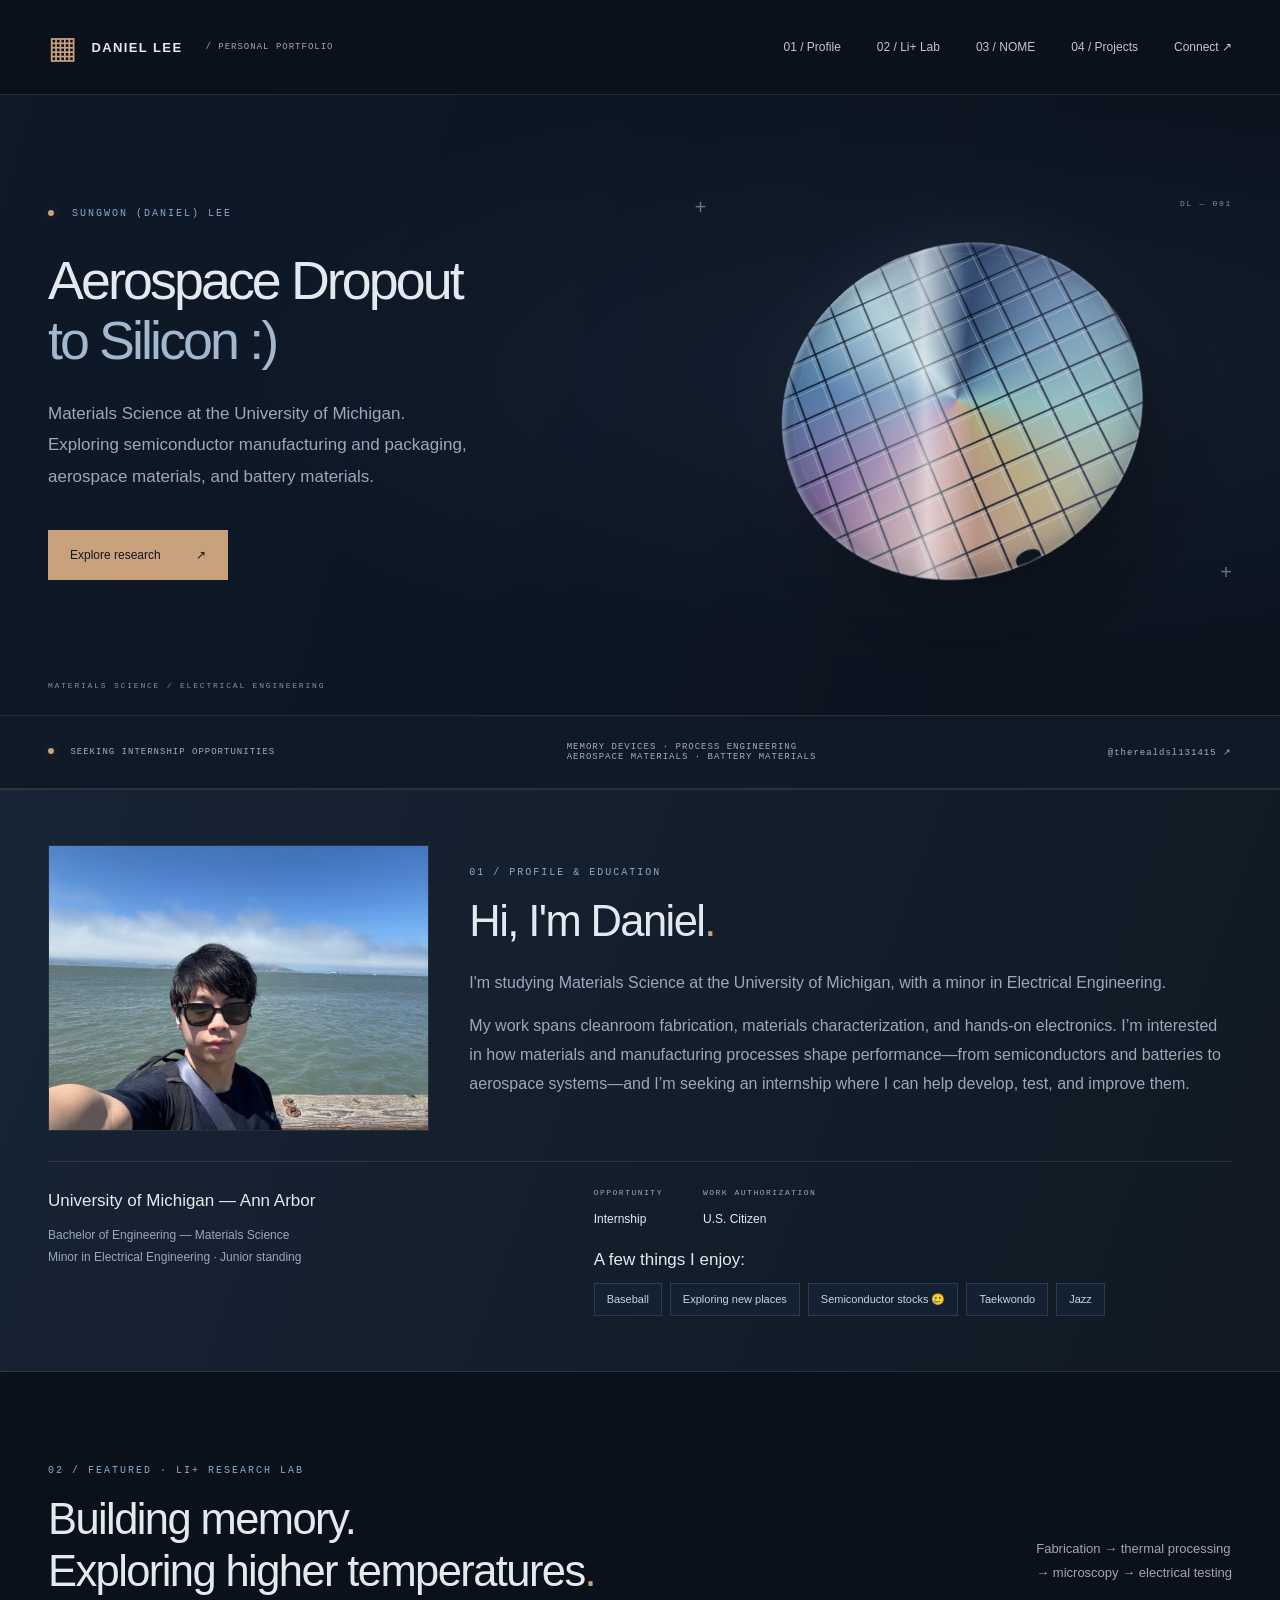
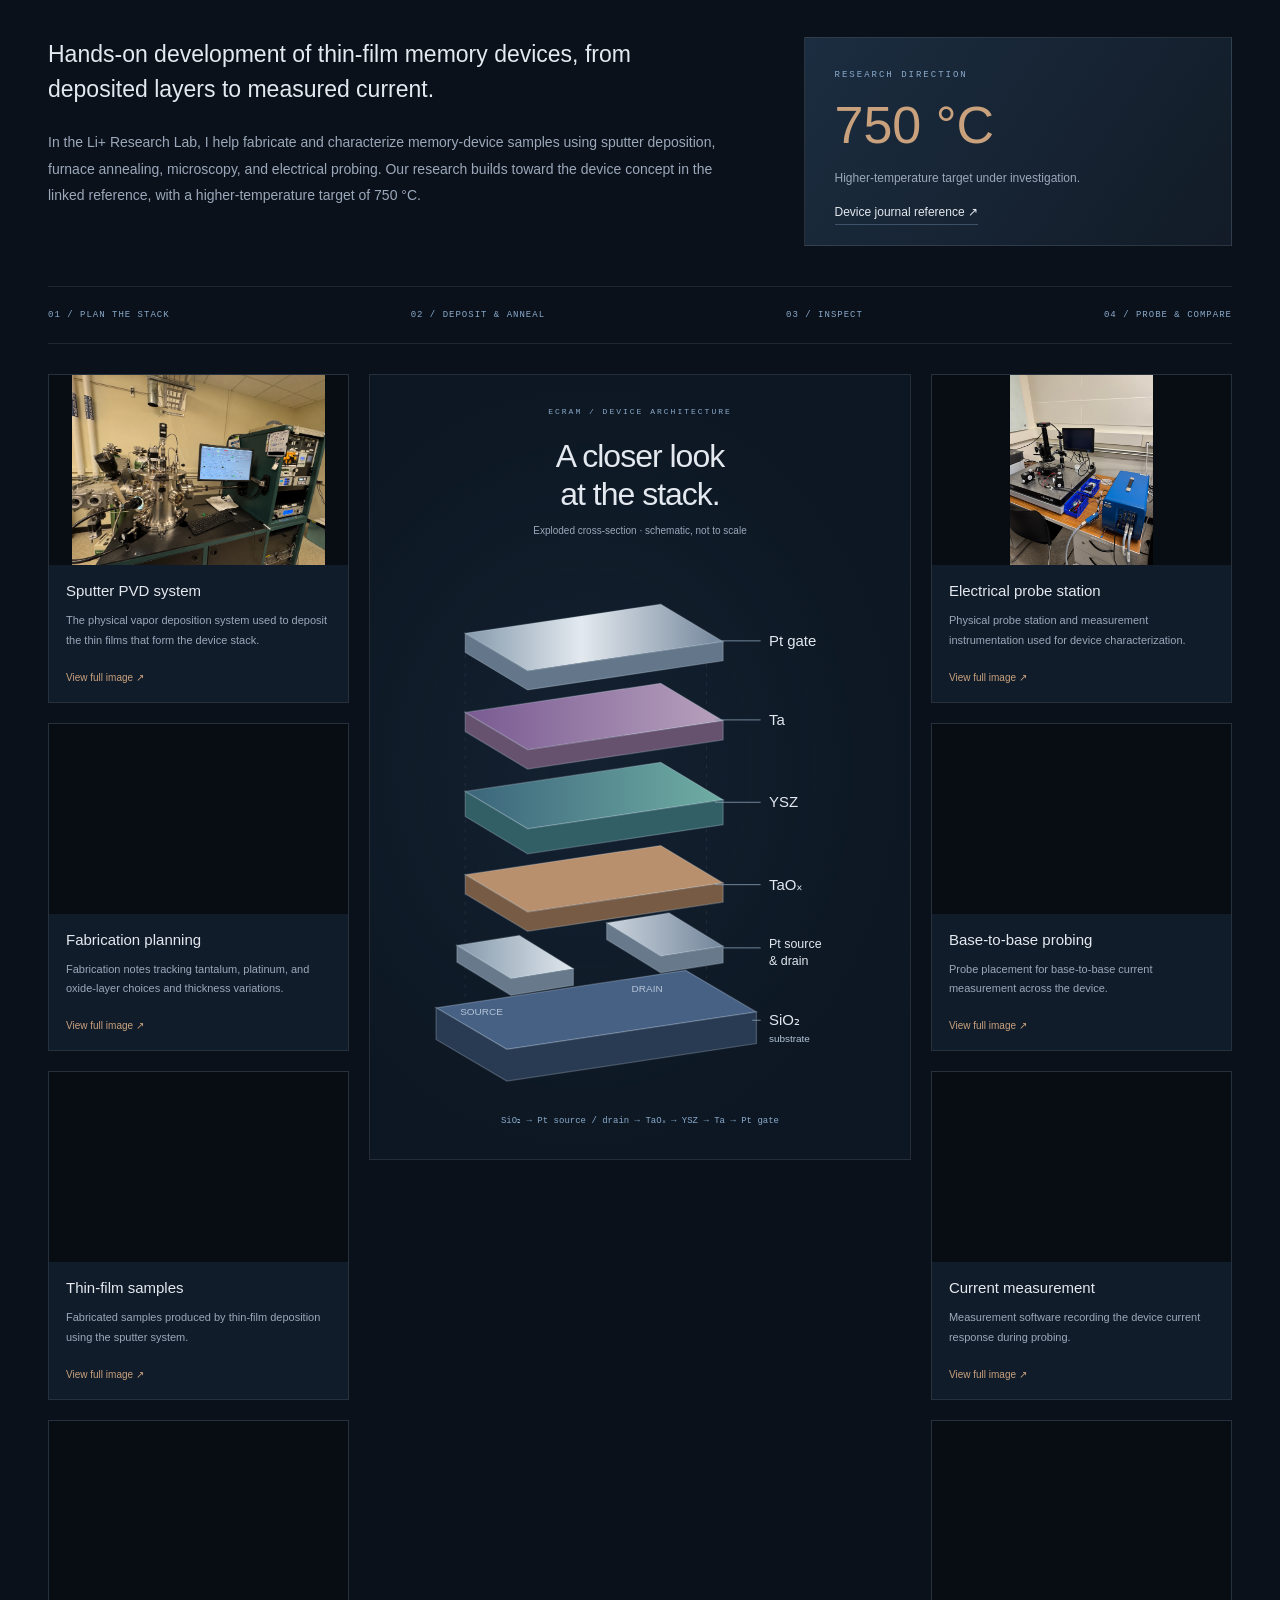
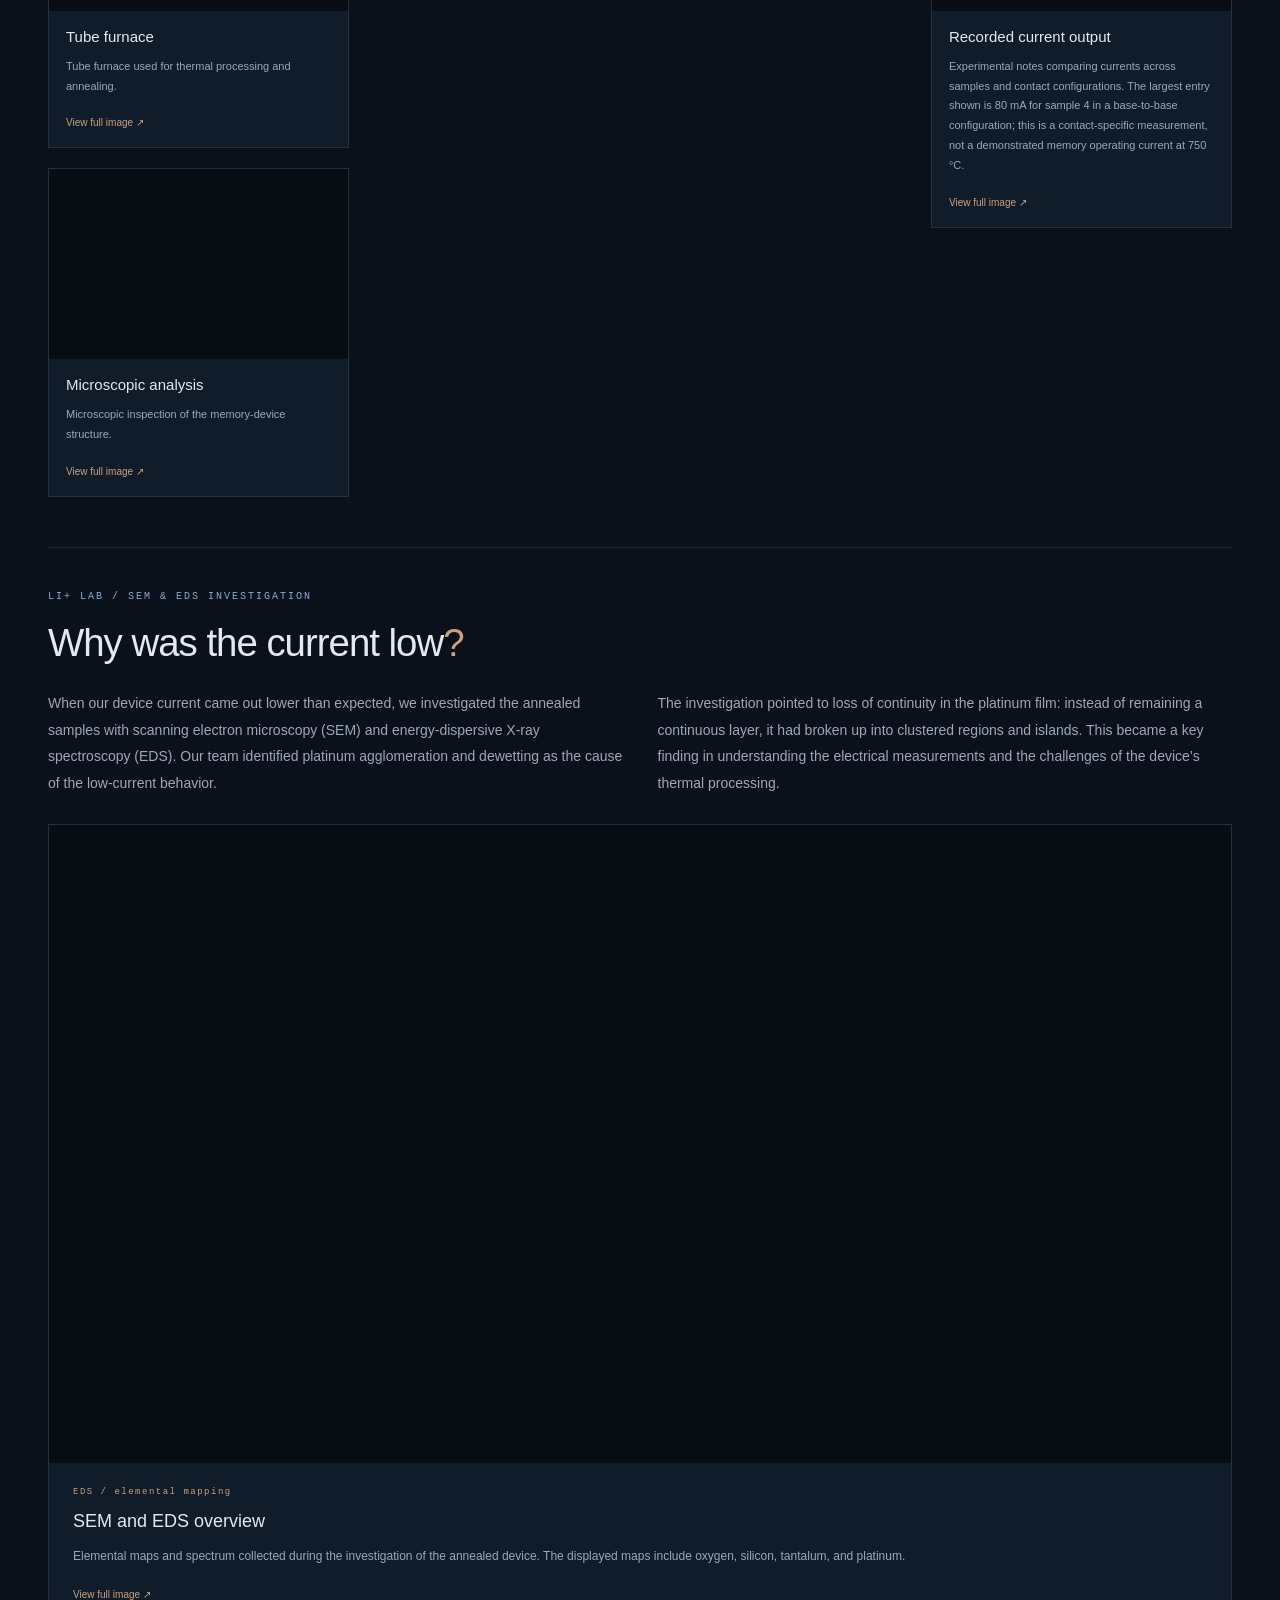
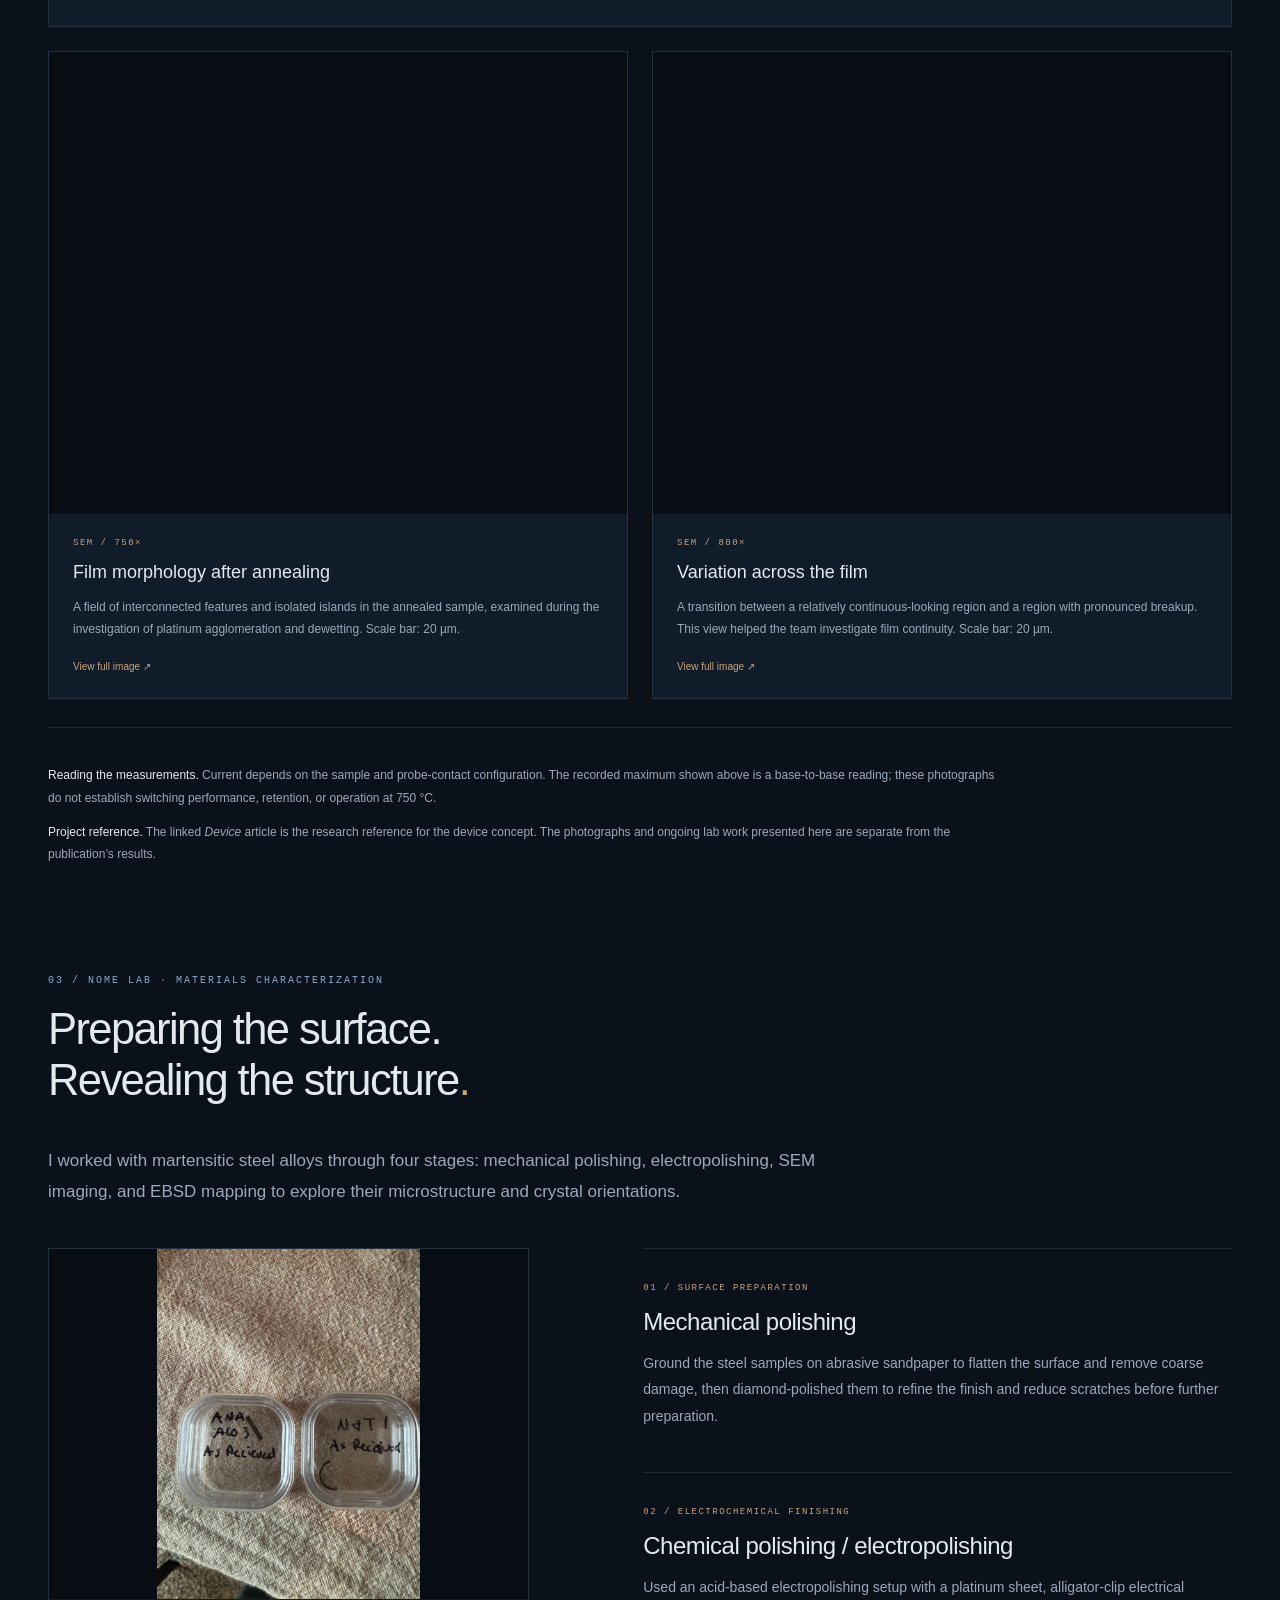
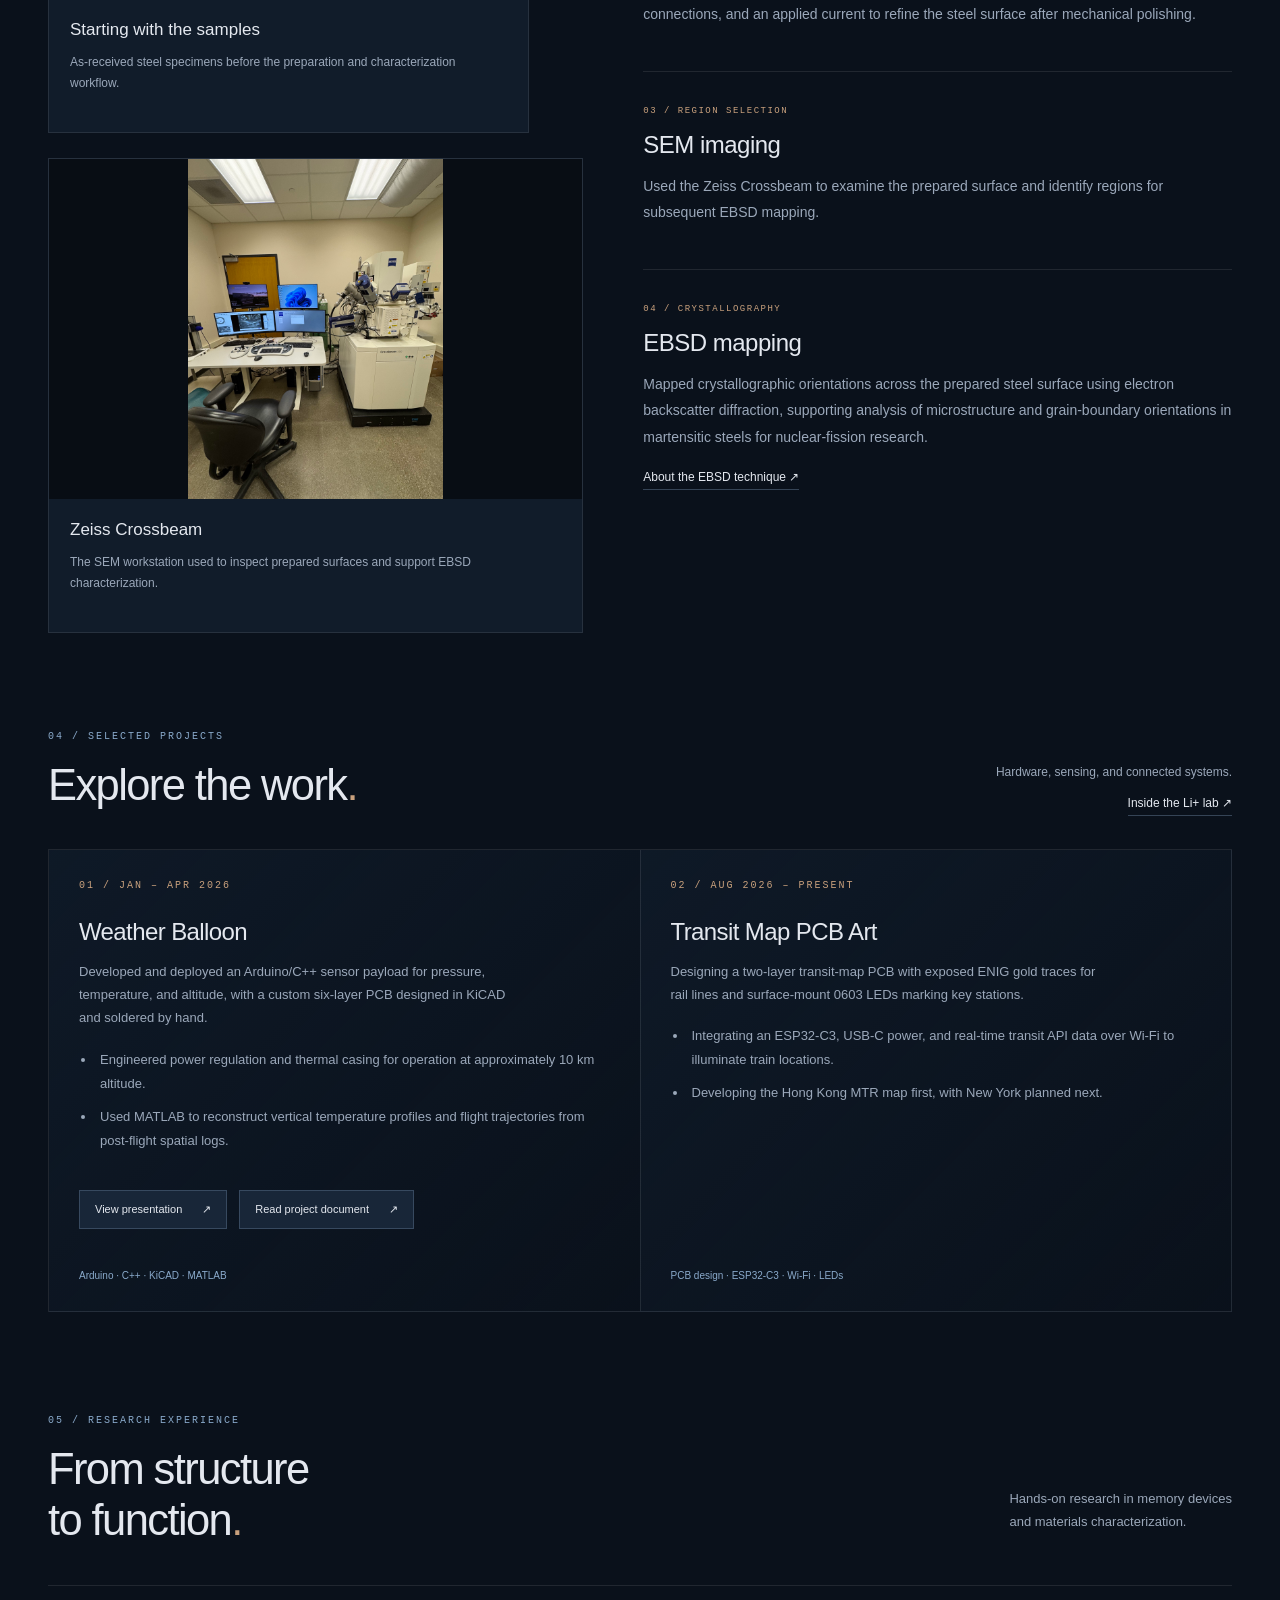
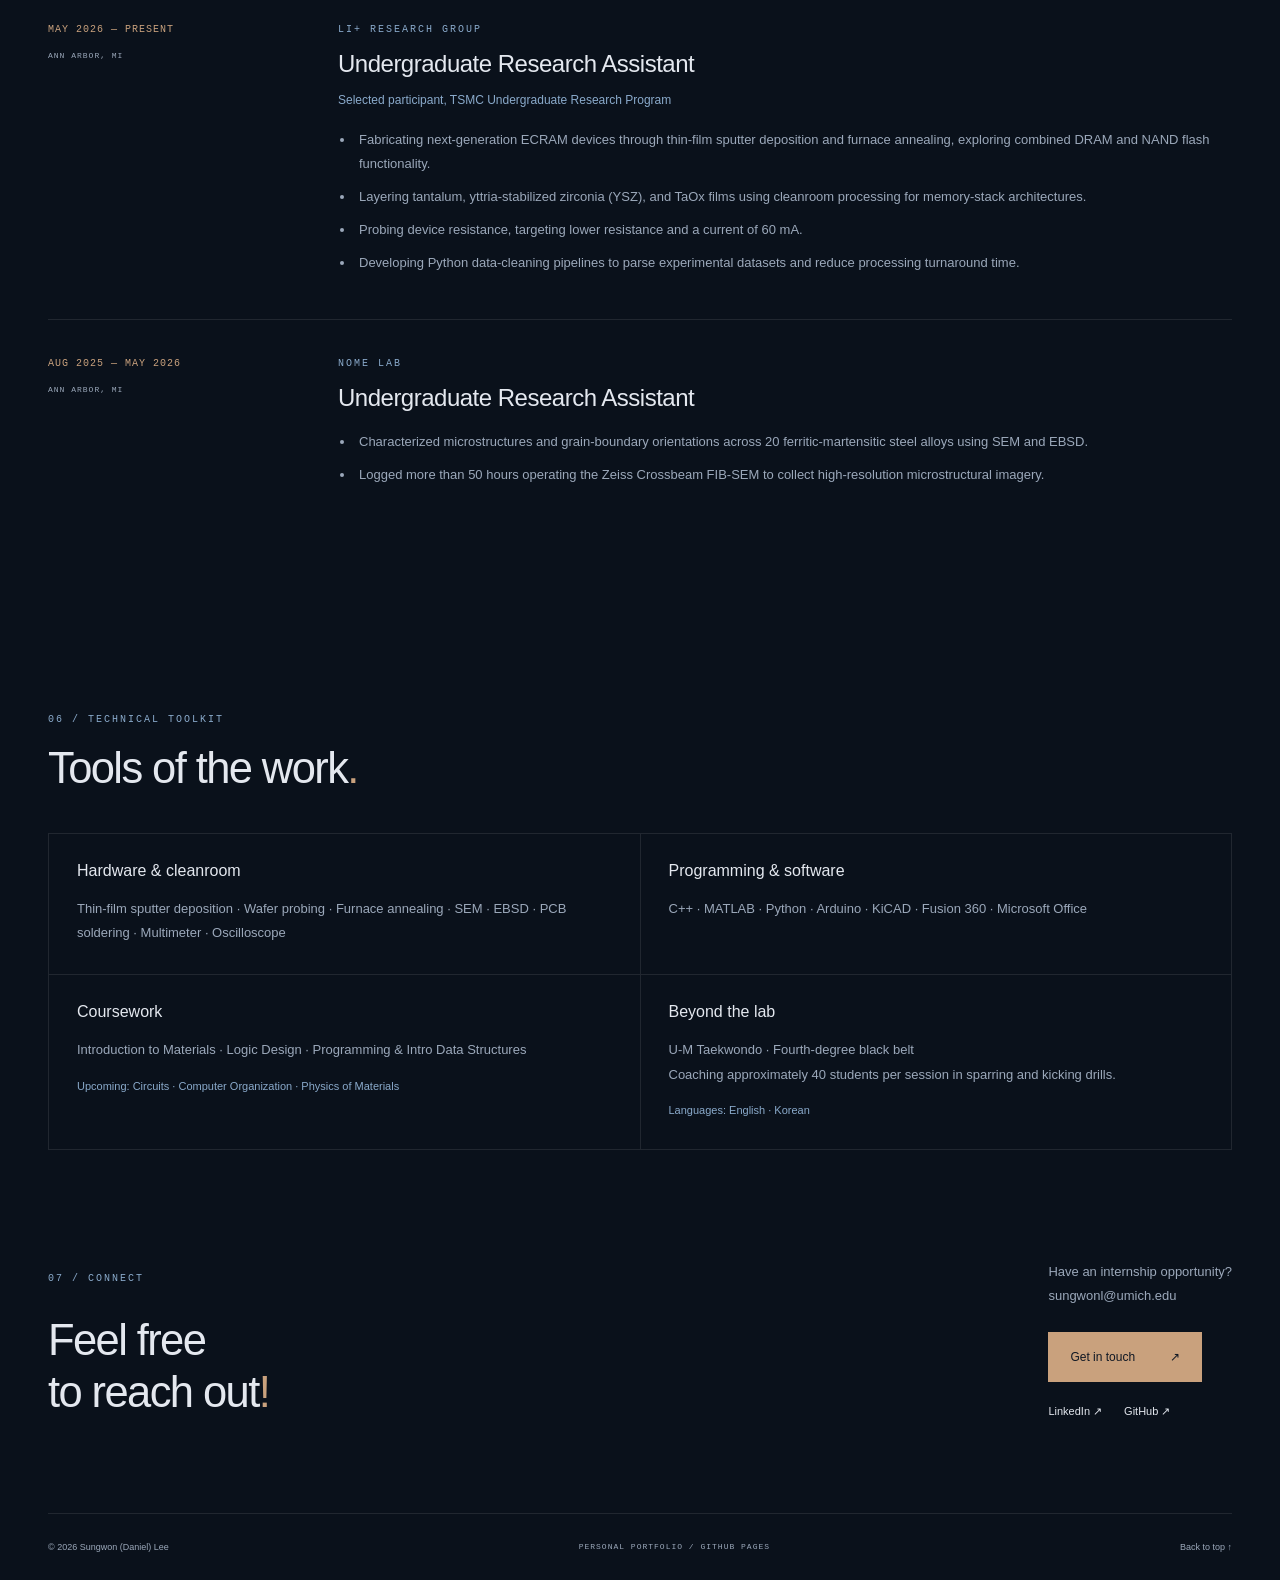
<file: index.html>
<!doctype html>
<html lang="en">
<head>
<meta charset="utf-8"><meta name="viewport" content="width=device-width, initial-scale=1">
<meta name="description" content="Sungwon (Daniel) Lee — Materials Science student at the University of Michigan. Memory-device research, materials characterization, and embedded hardware projects.">
<meta name="theme-color" content="#0a111b"><title>Sungwon (Daniel) Lee — Portfolio</title>
<link rel="icon" href="favicon.svg" type="image/svg+xml"><link rel="stylesheet" href="styles.css">
</head><body>
<a class="skip" href="#main">Skip to content</a>
<header class="nav wrap"><a class="brand" href="#" aria-label="Daniel Lee home"><span class="brand-mark" aria-hidden="true">▦</span> DANIEL LEE<span class="brand-sub"> / PERSONAL PORTFOLIO</span></a><nav aria-label="Main navigation"><a href="#about">01 / Profile</a><a href="#lab-work">02 / Li+ Lab</a><a href="#nome-work">03 / NOME</a><a href="#projects">04 / Projects</a><a href="#contact">Connect ↗</a></nav></header>
<main id="main">
<section class="hero"><div class="hero-glow" aria-hidden="true"></div><div class="wrap hero-inner"><div class="intro"><p class="eyebrow"><span class="dot"></span> SUNGWON (DANIEL) LEE</p><h1>Aerospace Dropout<br><span>to Silicon :)</span></h1><p class="lead">Materials Science at the University of Michigan.<br>Exploring semiconductor manufacturing and packaging,<br>aerospace materials, and battery materials.</p><div class="actions"><a class="button" href="#lab-work">Explore research <span aria-hidden="true">↗</span></a></div></div><div class="wafer-stage" aria-hidden="true"><div class="crosshair ch-one">+</div><div class="crosshair ch-two">+</div><div class="wafer"><div class="wafer-core"></div></div><span class="wafer-coordinate">DL — 001</span></div><div class="hero-bottom"><span>MATERIALS SCIENCE / ELECTRICAL ENGINEERING</span></div></div></section>
<div class="status-strip"><div class="wrap status-inner"><span><i class="dot"></i> SEEKING INTERNSHIP OPPORTUNITIES</span><span>MEMORY DEVICES · PROCESS ENGINEERING<br>AEROSPACE MATERIALS · BATTERY MATERIALS</span><a href="https://github.com/therealdsl131415">@therealdsl131415 ↗</a></div></div>
<section id="about" class="about profile-compact"><div class="wrap"><div class="profile-top"><figure class="profile-portrait"><img src="daniel-waterfront.jpeg" alt="Daniel wearing sunglasses by the waterfront" loading="lazy" decoding="async"></figure><div class="profile-introduction"><p class="eyebrow">01 / PROFILE & EDUCATION</p><h2>Hi, I'm Daniel<span>.</span></h2><p>I'm studying Materials Science at the University of Michigan, with a minor in Electrical Engineering.</p><p>My work spans cleanroom fabrication, materials characterization, and hands-on electronics. I’m interested in how materials and manufacturing processes shape performance—from semiconductors and batteries to aerospace systems—and I’m seeking an internship where I can help develop, test, and improve them.</p></div></div><div class="profile-details"><div class="education"><h3>University of Michigan — Ann Arbor</h3><p>Bachelor of Engineering — Materials Science<br>Minor in Electrical Engineering · Junior standing</p></div><div class="profile-extra"><div class="facts"><div><span>OPPORTUNITY</span><strong>Internship</strong></div><div><span>WORK AUTHORIZATION</span><strong>U.S. Citizen</strong></div></div><div class="profile-interests"><p class="eyebrow">OUTSIDE THE LAB</p><h3>A few things I enjoy:</h3><ul><li>Baseball</li><li>Exploring new places</li><li>Semiconductor stocks 🥲</li><li>Taekwondo</li><li>Jazz</li></ul></div></div></div></div></section><section id="lab-work" class="lab-case wrap"><div class="section-head"><div><p class="eyebrow">02 / FEATURED · LI+ RESEARCH LAB</p><h2>Building memory.<br>Exploring higher temperatures<span>.</span></h2></div><p class="section-note">Fabrication → thermal processing<br>→ microscopy → electrical testing</p></div><div class="case-intro"><div><p class="case-lead">Hands-on development of thin-film memory devices, from deposited layers to measured current.</p><p>In the Li+ Research Lab, I help fabricate and characterize memory-device samples using sputter deposition, furnace annealing, microscopy, and electrical probing. Our research builds toward the device concept in the linked reference, with a higher-temperature target of 750 °C.</p></div><aside class="target-panel"><span>RESEARCH DIRECTION</span><strong>750 °C</strong><p>Higher-temperature target under investigation.</p><a class="text-link" href="https://www.cell.com/device/fulltext/S2666-9986(24)00580-5">Device journal reference ↗</a></aside></div><div class="process-strip"><span>01 / PLAN THE STACK</span><span>02 / DEPOSIT & ANNEAL</span><span>03 / INSPECT</span><span>04 / PROBE & COMPARE</span></div><div class="device-atlas"><div class="atlas-photos atlas-left"><figure class="lab-photo"><a href="sputter-pvd-redacted.png" aria-label="Open full-size photo: Sputter PVD system"><img src="sputter-pvd-redacted.png" alt="Sputter physical vapor deposition system with the handwritten password redacted" loading="lazy" decoding="async"></a><figcaption><h3>Sputter PVD system</h3><p>The physical vapor deposition system used to deposit the thin films that form the device stack.</p><a href="sputter-pvd-redacted.png" class="photo-link">View full image ↗</a></figcaption></figure><figure class="lab-photo"><a href="IMG_5094.jpeg" aria-label="Open full-size photo: Fabrication planning"><img src="IMG_5094.jpeg" alt="Fabrication planning — Li+ Research Lab" loading="lazy" decoding="async"></a><figcaption><h3>Fabrication planning</h3><p>Fabrication notes tracking tantalum, platinum, and oxide-layer choices and thickness variations.</p><a href="IMG_5094.jpeg" class="photo-link">View full image ↗</a></figcaption></figure><figure class="lab-photo"><a href="IMG_5149.jpeg" aria-label="Open full-size photo: Thin-film samples"><img src="IMG_5149.jpeg" alt="Thin-film samples — Li+ Research Lab" loading="lazy" decoding="async"></a><figcaption><h3>Thin-film samples</h3><p>Fabricated samples produced by thin-film deposition using the sputter system.</p><a href="IMG_5149.jpeg" class="photo-link">View full image ↗</a></figcaption></figure><figure class="lab-photo"><a href="IMG_5153.jpeg" aria-label="Open full-size photo: Tube furnace"><img src="IMG_5153.jpeg" alt="Tube furnace — Li+ Research Lab" loading="lazy" decoding="async"></a><figcaption><h3>Tube furnace</h3><p>Tube furnace used for thermal processing and annealing.</p><a href="IMG_5153.jpeg" class="photo-link">View full image ↗</a></figcaption></figure><figure class="lab-photo"><a href="IMG_5110.jpeg" aria-label="Open full-size photo: Microscopic analysis"><img src="IMG_5110.jpeg" alt="Microscopic analysis — Li+ Research Lab" loading="lazy" decoding="async"></a><figcaption><h3>Microscopic analysis</h3><p>Microscopic inspection of the memory-device structure.</p><a href="IMG_5110.jpeg" class="photo-link">View full image ↗</a></figcaption></figure></div><figure class="device-diagram"><figcaption><p class="eyebrow">ECRAM / DEVICE ARCHITECTURE</p><h3>A closer look<br>at the stack.</h3><p>Exploded cross-section · schematic, not to scale</p></figcaption><svg viewBox="0 0 620 670" role="img" aria-labelledby="stack-title stack-desc"><title id="stack-title">ECRAM layer stack</title><desc id="stack-desc">From bottom to top: silicon dioxide substrate; separate platinum source and drain; tantalum oxide; yttria-stabilized zirconia; tantalum; platinum gate. Layer spacing is exaggerated.</desc><defs><linearGradient id="pt"><stop stop-color="#8499ab"/><stop offset=".45" stop-color="#e3e9ef"/><stop offset="1" stop-color="#72859a"/></linearGradient><linearGradient id="oxide"><stop stop-color="#3b657b"/><stop offset="1" stop-color="#70aea4"/></linearGradient><linearGradient id="ta"><stop stop-color="#795a92"/><stop offset="1" stop-color="#b7a1bd"/></linearGradient></defs><g stroke="#a4b7cc22" stroke-dasharray="4 7"><path d="M100 120V555M390 120V555"/></g><g stroke="#d1e3ef40" stroke-width="1.5"><path d="M100 105l235 -35 75 45 -235 35z" fill="url(#pt)"/><path d="M100 105v23l75 45 235 -35v-23l-235 35z" fill="#63768a"/><path d="M100 200l235 -35 75 45 -235 35z" fill="url(#ta)"/><path d="M100 200v23l75 45 235 -35v-23l-235 35z" fill="#66516f"/><path d="M100 295l235 -35 75 45 -235 35z" fill="url(#oxide)"/><path d="M100 295v30l75 45 235 -35v-30l-235 35z" fill="#315f65"/><path d="M100 395l235 -35 75 45 -235 35z" fill="#b8906d"/><path d="M100 395v23l75 45 235 -35v-23l-235 35z" fill="#775b44"/><path d="M90 480l75 -12 65 40 -75 12z M270 453l75 -12 65 40 -75 12z" fill="url(#pt)"/><path d="M90 480v20l65 40 75 -12v-20l-75 12z M270 453v20l65 40 75 -12v-20l-75 12z" fill="#68798b"/><path d="M65 555l300 -45 85 50 -300 45z" fill="#476185"/><path d="M65 555v38l85 50 300 -45v-38l-300 45z" fill="#293a53"/></g><g stroke="#859ab0" stroke-width="1" fill="none"><path d="M400 114h55M400 209h55M400 308h55M400 407h55M410 483h45M445 570h10"/></g><g fill="#e1e7ef" font-family="Arial,sans-serif" font-size="18"><text x="465" y="120">Pt gate</text><text x="465" y="215">Ta</text><text x="465" y="314">YSZ</text><text x="465" y="413">TaOₓ</text><text x="465" y="483" font-size="15">Pt source</text><text x="465" y="503" font-size="15">&amp; drain</text><text x="465" y="576">SiO₂</text></g><g fill="#b4c4d7" font-family="Arial,sans-serif" font-size="12"><text x="94" y="564">SOURCE</text><text x="300" y="536">DRAIN</text><text x="465" y="596">substrate</text></g></svg><p class="stack-foot">SiO₂ → Pt source / drain → TaOₓ → YSZ → Ta → Pt gate</p></figure><div class="atlas-photos atlas-right"><figure class="lab-photo"><a href="IMG_5152.jpeg" aria-label="Open full-size photo: Electrical probe station"><img src="IMG_5152.jpeg" alt="Electrical probe station — Li+ Research Lab" loading="lazy" decoding="async"></a><figcaption><h3>Electrical probe station</h3><p>Physical probe station and measurement instrumentation used for device characterization.</p><a href="IMG_5152.jpeg" class="photo-link">View full image ↗</a></figcaption></figure><figure class="lab-photo"><a href="IMG_5115.jpeg" aria-label="Open full-size photo: Base-to-base probing"><img src="IMG_5115.jpeg" alt="Base-to-base probing — Li+ Research Lab" loading="lazy" decoding="async"></a><figcaption><h3>Base-to-base probing</h3><p>Probe placement for base-to-base current measurement across the device.</p><a href="IMG_5115.jpeg" class="photo-link">View full image ↗</a></figcaption></figure><figure class="lab-photo"><a href="IMG_5071.jpeg" aria-label="Open full-size photo: Current measurement"><img src="IMG_5071.jpeg" alt="Current measurement — Li+ Research Lab" loading="lazy" decoding="async"></a><figcaption><h3>Current measurement</h3><p>Measurement software recording the device current response during probing.</p><a href="IMG_5071.jpeg" class="photo-link">View full image ↗</a></figcaption></figure><figure class="lab-photo"><a href="IMG_5093.jpeg" aria-label="Open full-size photo: Recorded current output"><img src="IMG_5093.jpeg" alt="Recorded current output — Li+ Research Lab" loading="lazy" decoding="async"></a><figcaption><h3>Recorded current output</h3><p>Experimental notes comparing currents across samples and contact configurations. The largest entry shown is 80 mA for sample 4 in a base-to-base configuration; this is a contact-specific measurement, not a demonstrated memory operating current at 750 °C.</p><a href="IMG_5093.jpeg" class="photo-link">View full image ↗</a></figcaption></figure></div></div><section class="failure-analysis" aria-labelledby="failure-heading"><div class="section-head"><div><p class="eyebrow">LI+ LAB / SEM & EDS INVESTIGATION</p><h3 id="failure-heading">Why was the current low<span>?</span></h3></div></div><div class="failure-story"><p>When our device current came out lower than expected, we investigated the annealed samples with scanning electron microscopy (SEM) and energy-dispersive X-ray spectroscopy (EDS). Our team identified platinum agglomeration and dewetting as the cause of the low-current behavior.</p><p>The investigation pointed to loss of continuity in the platinum film: instead of remaining a continuous layer, it had broken up into clustered regions and islands. This became a key finding in understanding the electrical measurements and the challenges of the device’s thermal processing.</p></div><div class="failure-gallery"><figure class="lab-photo"><a href="pt-annealing-eds.png" aria-label="Open full-size image: SEM and EDS overview"><img src="pt-annealing-eds.png" alt="SEM and EDS overview — Li+ lab platinum annealing investigation" loading="lazy" decoding="async"></a><figcaption><p class="micrograph-tag">EDS / elemental mapping</p><h4>SEM and EDS overview</h4><p>Elemental maps and spectrum collected during the investigation of the annealed device. The displayed maps include oxygen, silicon, tantalum, and platinum.</p><a class="photo-link" href="pt-annealing-eds.png">View full image ↗</a></figcaption></figure><figure class="lab-photo"><a href="pt-annealing-sem-750x.png" aria-label="Open full-size image: Film morphology after annealing"><img src="pt-annealing-sem-750x.png" alt="Film morphology after annealing — Li+ lab platinum annealing investigation" loading="lazy" decoding="async"></a><figcaption><p class="micrograph-tag">SEM / 750×</p><h4>Film morphology after annealing</h4><p>A field of interconnected features and isolated islands in the annealed sample, examined during the investigation of platinum agglomeration and dewetting. Scale bar: 20 µm.</p><a class="photo-link" href="pt-annealing-sem-750x.png">View full image ↗</a></figcaption></figure><figure class="lab-photo"><a href="pt-annealing-sem-800x.png" aria-label="Open full-size image: Variation across the film"><img src="pt-annealing-sem-800x.png" alt="Variation across the film — Li+ lab platinum annealing investigation" loading="lazy" decoding="async"></a><figcaption><p class="micrograph-tag">SEM / 800×</p><h4>Variation across the film</h4><p>A transition between a relatively continuous-looking region and a region with pronounced breakup. This view helped the team investigate film continuity. Scale bar: 20 µm.</p><a class="photo-link" href="pt-annealing-sem-800x.png">View full image ↗</a></figcaption></figure></div></section><div class="research-context"><p><strong>Reading the measurements.</strong> Current depends on the sample and probe-contact configuration. The recorded maximum shown above is a base-to-base reading; these photographs do not establish switching performance, retention, or operation at 750 °C.</p><p><strong>Project reference.</strong> The linked <em>Device</em> article is the research reference for the device concept. The photographs and ongoing lab work presented here are separate from the publication’s results.</p></div></section><section id="nome-work" class="nome-case wrap"><div class="section-head"><div><p class="eyebrow">03 / NOME LAB · MATERIALS CHARACTERIZATION</p><h2>Preparing the surface.<br>Revealing the structure<span>.</span></h2></div></div><p class="nome-intro">I worked with martensitic steel alloys through four stages: mechanical polishing, electropolishing, SEM imaging, and EBSD mapping to explore their microstructure and crystal orientations.</p><div class="nome-layout"><div class="nome-images"><figure class="lab-photo"><a href="IMG_5155.jpeg"><img src="IMG_5155.jpeg" alt="As-received steel samples in labeled storage containers" loading="lazy"></a><figcaption><h3>Starting with the samples</h3><p>As-received steel specimens before the preparation and characterization workflow.</p></figcaption></figure><figure class="lab-photo"><a href="IMG_4115.jpeg"><img src="IMG_4115.jpeg" alt="Zeiss Crossbeam 550 microscope and control workstation in the NOME lab" loading="lazy"></a><figcaption><h3>Zeiss Crossbeam</h3><p>The SEM workstation used to inspect prepared surfaces and support EBSD characterization.</p></figcaption></figure></div><ol class="nome-stages"><li><span>01 / SURFACE PREPARATION</span><h3>Mechanical polishing</h3><p>Ground the steel samples on abrasive sandpaper to flatten the surface and remove coarse damage, then diamond-polished them to refine the finish and reduce scratches before further preparation.</p></li><li><span>02 / ELECTROCHEMICAL FINISHING</span><h3>Chemical polishing / electropolishing</h3><p>Used an acid-based electropolishing setup with a platinum sheet, alligator-clip electrical connections, and an applied current to refine the steel surface after mechanical polishing.</p></li><li><span>03 / REGION SELECTION</span><h3>SEM imaging</h3><p>Used the Zeiss Crossbeam to examine the prepared surface and identify regions for subsequent EBSD mapping.</p></li><li><span>04 / CRYSTALLOGRAPHY</span><h3>EBSD mapping</h3><p>Mapped crystallographic orientations across the prepared steel surface using electron backscatter diffraction, supporting analysis of microstructure and grain-boundary orientations in martensitic steels for nuclear-fission research.</p><a class="text-link" href="https://www.ebsd.com/">About the EBSD technique ↗</a></li></ol></div></section><section id="projects" class="projects wrap"><div class="section-head"><div><p class="eyebrow">04 / SELECTED PROJECTS</p><h2>Explore the work<span>.</span></h2></div><div class="section-aside"><p>Hardware, sensing, and connected systems.</p><a class="text-link" href="#lab-work">Inside the Li+ lab ↗</a></div></div><div class="project-list featured-projects">
<article class="project"><span class="project-number">01 / JAN – APR 2026</span><div><h3>Weather Balloon</h3><p>Developed and deployed an Arduino/C++ sensor payload for pressure, temperature, and altitude, with a custom six-layer PCB designed in KiCAD and soldered by hand.</p><ul><li>Engineered power regulation and thermal casing for operation at approximately 10 km altitude.</li><li>Used MATLAB to reconstruct vertical temperature profiles and flight trajectories from post-flight spatial logs.</li></ul></div><div class="project-resources" aria-label="Weather Balloon resources"><a href="https://docs.google.com/presentation/d/1EqkfdH5QxoZbfztpr7MkmP1BURlcvk5NFv8J9XKySSs/edit?slide=id.p#slide=id.p">View presentation <span aria-hidden="true">↗</span></a><a href="https://docs.google.com/document/d/1X1YZ4zI3Iac0_KP1IK_MSDX7iE5QyLziAY9HEgUtvtA/edit?tab=t.0">Read project document <span aria-hidden="true">↗</span></a></div><div class="project-meta"><span>Arduino · C++ · KiCAD · MATLAB</span></div></article>
<article class="project"><span class="project-number">02 / AUG 2026 – PRESENT</span><div><h3>Transit Map PCB Art</h3><p>Designing a two-layer transit-map PCB with exposed ENIG gold traces for rail lines and surface-mount 0603 LEDs marking key stations.</p><ul><li>Integrating an ESP32-C3, USB-C power, and real-time transit API data over Wi-Fi to illuminate train locations.</li><li>Developing the Hong Kong MTR map first, with New York planned next.</li></ul></div><div class="project-meta"><span>PCB design · ESP32-C3 · Wi-Fi · LEDs</span></div></article>
</div></section>
<section id="experience" class="research wrap"><div class="section-head"><div><p class="eyebrow">05 / RESEARCH EXPERIENCE</p><h2>From structure<br>to function<span>.</span></h2></div><p class="section-note">Hands-on research in memory devices<br>and materials characterization.</p></div>
<article class="research-row"><div class="research-date">MAY 2026 — PRESENT<span>ANN ARBOR, MI</span></div><div><p class="eyebrow">LI+ RESEARCH GROUP</p><h3>Undergraduate Research Assistant</h3><p class="program">Selected participant, TSMC Undergraduate Research Program</p><ul><li>Fabricating next-generation ECRAM devices through thin-film sputter deposition and furnace annealing, exploring combined DRAM and NAND flash functionality.</li><li>Layering tantalum, yttria-stabilized zirconia (YSZ), and TaOx films using cleanroom processing for memory-stack architectures.</li><li>Probing device resistance, targeting lower resistance and a current of 60 mA.</li><li>Developing Python data-cleaning pipelines to parse experimental datasets and reduce processing turnaround time.</li></ul></div></article>
<article class="research-row"><div class="research-date">AUG 2025 — MAY 2026<span>ANN ARBOR, MI</span></div><div><p class="eyebrow">NOME LAB</p><h3>Undergraduate Research Assistant</h3><ul><li>Characterized microstructures and grain-boundary orientations across 20 ferritic-martensitic steel alloys using SEM and EBSD.</li><li>Logged more than 50 hours operating the Zeiss Crossbeam FIB-SEM to collect high-resolution microstructural imagery.</li></ul></div></article></section>

<section class="skills wrap"><div class="section-head"><div><p class="eyebrow">06 / TECHNICAL TOOLKIT</p><h2>Tools of the work<span>.</span></h2></div></div><div class="skills-grid"><div><h3>Hardware & cleanroom</h3><p>Thin-film sputter deposition · Wafer probing · Furnace annealing · SEM · EBSD · PCB soldering · Multimeter · Oscilloscope</p></div><div><h3>Programming & software</h3><p>C++ · MATLAB · Python · Arduino · KiCAD · Fusion 360 · Microsoft Office</p></div><div><h3>Coursework</h3><p>Introduction to Materials · Logic Design · Programming & Intro Data Structures</p><p class="planned">Upcoming: Circuits · Computer Organization · Physics of Materials</p></div><div><h3>Beyond the lab</h3><p>U-M Taekwondo · Fourth-degree black belt<br>Coaching approximately 40 students per session in sparring and kicking drills.</p><p class="planned">Languages: English · Korean</p></div></div></section>
<section id="contact" class="contact wrap"><div><p class="eyebrow">07 / CONNECT</p><h2>Feel free<br>to reach out<span>!</span></h2></div><div class="contact-side"><p>Have an internship opportunity?<br><a href="mailto:sungwonl@umich.edu">sungwonl@umich.edu</a></p><a class="button" href="mailto:sungwonl@umich.edu">Get in touch <span aria-hidden="true">↗</span></a><div class="contact-links"><a href="https://www.linkedin.com/in/sungwon-daniel-lee/">LinkedIn ↗</a><a href="https://github.com/therealdsl131415">GitHub ↗</a></div></div></section>
</main><footer class="wrap"><span>© <span id="year">2026</span> Sungwon (Daniel) Lee</span><span>PERSONAL PORTFOLIO / GITHUB PAGES</span><a href="#">Back to top ↑</a></footer><script src="script.js" defer></script>
</body></html>
</file>
<file: styles.css>
:root{--paper:#0a111b;--ink:#e4e8ef;--muted:#9ba8ba;--line:#ffffff18;--accent:#c9a17d;--blue:#8aaacb;color-scheme:dark}*{box-sizing:border-box}html{scroll-behavior:smooth;scroll-padding-top:35px}body{margin:0;background:var(--paper);color:var(--ink);font-family:Arial,Helvetica,sans-serif;-webkit-font-smoothing:antialiased}a{color:inherit;text-decoration:none}a:hover{color:#d5b497}a:focus-visible{outline:2px solid var(--accent);outline-offset:6px}.wrap{width:min(1240px,calc(100% - 96px));margin:auto}.nav{height:94px;display:flex;align-items:center;justify-content:space-between;gap:25px}.brand{display:flex;gap:13px;align-items:center;font-size:13px;font-weight:700;letter-spacing:1.4px}.brand-mark{color:var(--accent);font-size:31px;font-weight:400}.brand-sub{font:9px monospace;letter-spacing:1px;color:var(--muted);margin-left:10px}nav{display:flex;gap:36px;font-size:12px;color:#bdc7d5}.hero{position:relative;overflow:hidden;border-top:1px solid var(--line);background:linear-gradient(105deg,#101d2eaa,#0b131f 80%)}.hero-glow{position:absolute;inset:0;background:radial-gradient(ellipse at 75% 45%,#44618a22,transparent 60%);animation:breathe 12s ease-in-out infinite alternate}.hero-inner{position:relative;min-height:620px;display:grid;grid-template-columns:1.12fr 1fr;align-items:center;gap:20px}.intro{position:relative;z-index:2;padding:75px 0 100px}.eyebrow{font:10px/1.7 monospace;letter-spacing:2px;margin:0 0 28px;color:var(--blue)}.dot{display:inline-block;width:6px;height:6px;background:var(--accent);border-radius:50%;margin-right:10px;box-shadow:0 0 13px #c9a17d44}h1{font-size:clamp(43px,4.6vw,66px);line-height:1.12;font-weight:400;letter-spacing:-2.9px;margin:0 0 28px}h1 span{color:#a3b7cf}.lead{font-size:17px;line-height:1.85;color:var(--muted);margin:0}.actions{display:flex;gap:32px;align-items:center;margin-top:38px}.button{display:inline-flex;align-items:center;justify-content:space-between;gap:35px;padding:17px 21px;background:var(--accent);color:#101824;font-size:12px;border:1px solid var(--accent);transition:background .2s,transform .2s}.button:hover{background:#ddbc9d;color:#101824;transform:translateY(-2px)}.text-link{font-size:12px;border-bottom:1px solid #8aaacb55;padding-bottom:5px}.wafer-stage{height:460px;position:relative;perspective:1000px}.wafer{position:absolute;width:365px;height:365px;top:42px;left:50%;border-radius:50%;transform:translateX(-50%) rotate(-24deg) rotateX(25deg);border:1px solid #96acc15c;background:repeating-linear-gradient(0deg,transparent 0 27px,#8babc14a 27px 28px,transparent 28px 31px,#091523 31px 33px),repeating-linear-gradient(90deg,#4d708842 0 27px,#779ab568 27px 28px,#23374f 28px 31px,#091523 31px 33px),linear-gradient(135deg,#7791a0,#1e364e 35%,#4c5364 65%,#a67d624d);box-shadow:inset 0 0 65px #06101c,0 30px 80px #0008,0 0 85px #7596c41c;overflow:hidden}.wafer:before{content:'';position:absolute;inset:0;background:linear-gradient(115deg,transparent 25%,#b9c9d12b 42%,transparent 58%,#cd926629 80%);animation:shimmer 16s ease-in-out infinite alternate}.wafer:after{content:'';position:absolute;width:24px;height:14px;background:#0c1622;bottom:-3px;left:calc(50% - 12px);border-radius:50% 50% 0 0}.wafer-core{position:absolute;inset:12px;border:1px solid #a4bac02b;border-radius:50%}.crosshair{position:absolute;color:#63778a;font:20px monospace}.ch-one{top:22px;left:12px}.ch-two{bottom:50px;right:0}.wafer-label,.wafer-coordinate{position:absolute;font:8px monospace;letter-spacing:1.7px;color:#7f94ad}.wafer-label{bottom:26px;left:50%;transform:translateX(-50%);white-space:nowrap}.wafer-coordinate{top:24px;right:0}.hero-bottom{position:absolute;bottom:25px;left:0;right:0;display:flex;justify-content:space-between;font:8px monospace;letter-spacing:1.8px;color:#7f92a8}.status-strip{border-block:1px solid var(--line);background:#101a27}.status-inner{display:flex;align-items:center;justify-content:space-between;gap:20px;min-height:72px;font:9px monospace;letter-spacing:1px;color:#a2afbf}.status-inner b{font-weight:400;color:var(--accent);padding:0 20px}.projects{padding:95px 0 100px}.section-head{display:flex;align-items:end;justify-content:space-between;gap:30px;margin-bottom:38px}h2{font-size:clamp(32px,3.4vw,46px);line-height:1.18;letter-spacing:-1.6px;font-weight:400;margin:0}h2 span{color:var(--accent)}.section-head .eyebrow{margin-bottom:15px}.section-aside{text-align:right}.section-aside p{font-size:12px;color:var(--muted);margin:0 0 14px}.project-list{display:grid;grid-template-columns:1fr 1fr;border-left:1px solid var(--line);border-top:1px solid var(--line)}.project{padding:30px;position:relative;border-right:1px solid var(--line);border-bottom:1px solid var(--line);min-height:265px;display:flex;flex-direction:column;gap:25px;background:linear-gradient(135deg,#13213288,#0b141e22);transition:background .3s}.project:hover{background:#152333}.project-number{font:10px monospace;color:var(--accent);letter-spacing:2px}.project-number:after{content:' / PUBLIC REPOSITORY';color:#7c90a7;font-size:8px}.project h3{font-size:24px;line-height:1.3;font-weight:400;letter-spacing:-.6px;margin:0 0 12px;overflow-wrap:anywhere}.project p{font-size:13px;line-height:1.8;color:var(--muted);margin:0;max-width:440px}.project-meta{display:flex;gap:23px;flex-wrap:wrap;align-items:center;margin-top:auto;padding-top:16px;font-size:10px}.project-meta span{color:var(--blue);margin-right:auto}.loading{padding:35px;grid-column:1/-1;color:var(--muted);font-size:14px;line-height:1.8;border-bottom:1px solid var(--line);border-right:1px solid var(--line);margin:0}.about{border-block:1px solid var(--line);background:linear-gradient(110deg,#172435,#101923);padding:75px 0}.about-inner{display:grid;grid-template-columns:1fr 1fr;gap:90px}.profile-heading{border-left:2px solid #bd977666;padding-left:25px}.profile-signature{font-size:11px;margin-top:35px;color:var(--muted)}.profile-signature span{color:var(--accent);margin-left:16px}.about-copy>p{font-size:22px;line-height:1.6;margin:0 0 24px}.about-copy>p+p{font-size:14px;color:var(--muted);line-height:1.85}.facts{display:flex;gap:65px;padding-top:25px;border-top:1px solid var(--line);margin-top:30px}.facts span{display:block;font:8px monospace;letter-spacing:1.5px;color:var(--muted);margin-bottom:12px}.facts strong,.facts a{font-size:12px;font-weight:400}.contact{padding:95px 0;display:grid;grid-template-columns:1.3fr 1fr;gap:60px;align-items:end}.contact-side{justify-self:end}.contact-side p{font-size:13px;line-height:1.8;color:var(--muted);margin:0 0 25px}footer{border-top:1px solid var(--line);display:flex;justify-content:space-between;gap:20px;padding:28px 0;font-size:9px;color:var(--muted)}footer>span:nth-child(2){font:8px monospace;letter-spacing:1px}.skip{position:absolute;top:-80px;left:15px;padding:12px;background:var(--ink);color:var(--paper);z-index:10}.skip:focus{top:10px}@keyframes breathe{to{opacity:.4;transform:scale(1.1)}}@keyframes shimmer{to{opacity:.45;transform:translateX(30px)}}@media(max-width:1000px){.brand-sub{display:none}.wafer{width:300px;height:300px;top:70px}.about-inner{gap:45px}.status-inner>span:nth-child(2){display:none}}@media(max-width:700px){.wrap{width:calc(100% - 40px)}.nav{height:77px;gap:10px}.brand{font-size:10px;gap:7px;letter-spacing:1px}.brand-mark{font-size:23px}nav{gap:15px;font-size:10px}.hero-inner{grid-template-columns:1fr;gap:0}.intro{padding:55px 0 10px}h1{font-size:43px;letter-spacing:-2px}.lead{font-size:15px}.eyebrow{font-size:9px;letter-spacing:1.5px}.wafer-stage{height:330px}.wafer{width:255px;height:255px;top:28px}.wafer-label{bottom:20px;font-size:7px}.wafer-coordinate{top:15px}.hero-bottom{position:relative;grid-column:1/-1;bottom:auto;padding:16px 0 22px;font-size:7px;letter-spacing:1px}.hero-bottom>span{display:none}.status-inner{min-height:65px;font-size:8px;letter-spacing:.4px}.status-inner>a{display:none}.projects{padding:60px 0}.section-head{display:block}.section-aside{text-align:left;margin-top:22px}.project-list{grid-template-columns:1fr}.project{padding:25px;min-height:240px}.about{padding:50px 0}.about-inner{grid-template-columns:1fr;gap:35px}.about-copy>p{font-size:20px}.contact{padding:60px 0;grid-template-columns:1fr;gap:30px}.contact-side{justify-self:start}footer{flex-wrap:wrap;font-size:8px;line-height:1.5}footer>span:nth-child(2){display:none}}@media(prefers-reduced-motion:reduce){html{scroll-behavior:auto}*,*:before,*:after{animation:none!important;transition:none!important}}@media print{:root{--paper:white;--ink:#111;--muted:#444;--line:#ccc;color-scheme:light}.hero,.about,.project{background:white}.hero-glow,.wafer-stage,nav,.status-strip,.hero-bottom,.actions{display:none}.hero-inner,.about-inner,.contact{display:block;min-height:0}.intro,.projects,.about,.contact{padding:20px 0}.wrap{width:100%}.button{color:black;background:white}.project-list{display:block}.project{min-height:0;break-inside:avoid}.contact-side{margin-top:20px}}

/* Resume content and research timeline */
.featured-projects .project-number:after{content:none}.featured-projects .project{min-height:355px}.project ul,.research-row ul{padding-left:17px;font-size:13px;line-height:1.85;color:var(--muted);margin:18px 0 0}.project li,.research-row li{padding-left:4px;margin-bottom:9px}.research{padding-bottom:95px}.section-note{color:var(--muted);font-size:13px;line-height:1.8}.research-row{display:grid;grid-template-columns:250px 1fr;gap:40px;border-top:1px solid var(--line);padding:35px 0}.research-date{font:10px/1.8 monospace;color:var(--accent);letter-spacing:1px}.research-date span{display:block;color:var(--muted);font-size:8px;margin-top:10px}.research-row .eyebrow{margin-bottom:12px}.research-row h3{font-size:24px;font-weight:400;letter-spacing:-.5px;margin:0 0 10px}.program{font-size:12px;color:var(--blue);line-height:1.7}.education{border-top:1px solid var(--line);padding-top:22px;margin-top:28px}.education h3{font-weight:400;font-size:17px;line-height:1.5;margin:0 0 10px}.education p{font-size:12px;line-height:1.85;color:var(--muted)}.skills{padding-top:85px;padding-bottom:15px}.skills-grid{display:grid;grid-template-columns:1fr 1fr;gap:0;border-top:1px solid var(--line);border-left:1px solid var(--line)}.skills-grid>div{border-right:1px solid var(--line);border-bottom:1px solid var(--line);padding:28px}.skills-grid h3{font-size:16px;font-weight:400;color:var(--ink);margin:0 0 17px}.skills-grid p{font-size:13px;line-height:1.9;color:var(--muted);margin:0}.skills-grid .planned{font-size:11px;margin-top:13px;color:var(--blue)}.contact-links{display:flex;gap:22px;flex-wrap:wrap;margin-top:23px;font-size:11px}.contact-side a[href^="mailto"]{overflow-wrap:anywhere}@media(max-width:700px){.research{padding-bottom:50px}.research-row{grid-template-columns:1fr;gap:22px;padding:28px 0}.research-row h3{font-size:21px}.skills{padding-top:55px}.skills-grid{grid-template-columns:1fr}.skills-grid>div{padding:24px}.featured-projects .project{min-height:0}.nav{flex-wrap:wrap;height:auto;min-height:80px;padding-block:16px}nav{flex-wrap:wrap;gap:15px}.hero-inner{min-height:0}.facts{gap:30px;flex-wrap:wrap}}@media print{.research,.skills{padding:20px 0}.research-row{grid-template-columns:180px 1fr}.skills-grid{display:block}.skills-grid>div,.research-row{break-inside:avoid}.contact-links{display:flex}}

.lab-case{padding:90px 0 0}.case-intro{display:grid;grid-template-columns:1.6fr 1fr;gap:70px;margin:40px 0}.case-intro p{font-size:14px;line-height:1.9;color:var(--muted)}.case-intro .case-lead{font-size:23px;line-height:1.5;color:var(--ink);margin-top:0}.target-panel{padding:25px 30px;border:1px solid var(--line);background:linear-gradient(125deg,#1b2d40,#121b27)}.target-panel>span{font:9px monospace;letter-spacing:2px;color:var(--blue)}.target-panel strong{display:block;font-size:52px;font-weight:400;color:var(--accent);margin-top:14px}.target-panel p{font-size:12px}.process-strip{display:flex;justify-content:space-between;gap:20px;padding:23px 0;border-block:1px solid var(--line);font:9px monospace;letter-spacing:1px;color:var(--blue);margin-bottom:30px}.lab-gallery{display:grid;grid-template-columns:repeat(3,minmax(0,1fr));gap:24px}.lab-photo{margin:0;border:1px solid var(--line);background:#111c2a;min-width:0}.lab-photo>a{display:block;background:#080d14}.lab-photo img{display:block;width:100%;height:280px;object-fit:contain}.lab-photo figcaption{padding:21px}.lab-photo h3{font-size:17px;font-weight:400;margin:0 0 12px}.lab-photo p{font-size:12px;color:var(--muted);line-height:1.8;margin:0 0 16px}.photo-link{font-size:10px;color:var(--accent)}.lab-photo:last-child{grid-column:span 2}.lab-photo:last-child img{height:340px}.equipment-note,.research-context{border-top:1px solid var(--line);margin-top:28px;padding-top:24px}.equipment-note h3{font-weight:400;font-size:17px}.equipment-note p,.research-context p{font-size:12px;line-height:1.85;color:var(--muted);max-width:960px}.research-context strong{color:var(--ink);font-weight:400}@media(max-width:1000px){.lab-gallery{grid-template-columns:repeat(2,minmax(0,1fr))}.lab-photo:last-child{grid-column:auto}.lab-photo:last-child img{height:280px}.case-intro{gap:30px}}@media(max-width:700px){.lab-case{padding-top:55px}.case-intro{grid-template-columns:1fr;gap:20px}.lab-gallery{grid-template-columns:1fr}.lab-photo img,.lab-photo:last-child img{height:320px}.process-strip{display:grid;grid-template-columns:1fr 1fr;font-size:8px;line-height:1.6}.case-intro .case-lead{font-size:21px}.nav nav{gap:12px}}@media print{.lab-gallery{grid-template-columns:1fr 1fr}.lab-photo{break-inside:avoid}.lab-photo img{height:200px}.target-panel,.lab-photo{background:white}.lab-case{padding-top:20px}}

/* Iridescent wafer and central ECRAM research atlas */
.wafer{background:repeating-linear-gradient(0deg,transparent 0 27px,#d7edff55 27px 28px,transparent 28px 31px,#091523cc 31px 33px),repeating-linear-gradient(90deg,transparent 0 27px,#d7edff55 27px 28px,transparent 28px 31px,#091523cc 31px 33px),conic-gradient(from 30deg,#31486f,#608caa,#86b8b4,#b2a579,#bb8d8c,#886d9f,#547eab,#9ac0cb,#31486f);box-shadow:inset 0 0 35px #09152688,inset 2px 2px 5px #d7e9ff99,0 30px 80px #0009,0 0 85px #7596c42b}.wafer:before{background:linear-gradient(110deg,transparent 20%,#e8f8ff66 40%,#ffffff99 43%,transparent 53%,#b292d536 72%);mix-blend-mode:screen;animation:wafer-light 12s ease-in-out infinite alternate}@keyframes wafer-light{from{transform:translateX(-90px);opacity:.45}to{transform:translateX(100px);opacity:.9}}
.device-atlas{display:grid;grid-template-columns:minmax(0,1fr) minmax(0,1.8fr) minmax(0,1fr);gap:20px;align-items:start}.atlas-photos{display:grid;gap:20px}.device-atlas .lab-photo{grid-column:auto}.device-atlas .lab-photo img{height:190px}.device-atlas .lab-photo figcaption{padding:17px}.device-atlas .lab-photo h3{font-size:15px}.device-atlas .lab-photo p{font-size:11px}.device-diagram{position:sticky;top:25px;margin:0;padding:30px 12px;background:radial-gradient(ellipse at 40% 50%,#2b456038,transparent 70%),#0d1723;border:1px solid var(--line);text-align:center}.device-diagram h3{font-size:32px;line-height:1.2;font-weight:400;letter-spacing:-1px;margin:0 0 12px}.device-diagram .eyebrow{font-size:8px;margin-bottom:18px}.device-diagram figcaption>p:last-child{font-size:10px;color:var(--muted)}.device-diagram svg{width:100%;height:auto;display:block}.stack-foot{font:9px/1.8 monospace;color:var(--blue);padding:0 10px;margin-bottom:0}.nome-case{padding-top:95px}.nome-intro{max-width:790px;font-size:17px;line-height:1.85;color:var(--muted);margin:0 0 40px}.nome-layout{display:grid;grid-template-columns:1fr 1.1fr;gap:60px}.nome-images{display:grid;gap:25px;align-content:start}.nome-images img{height:350px}.nome-stages{list-style:none;padding:0;margin:0;counter-reset:stage}.nome-stages li{border-top:1px solid var(--line);padding:27px 0}.nome-stages li>span{font:9px monospace;letter-spacing:1.5px;color:var(--accent)}.nome-stages h3{font-size:24px;font-weight:400;letter-spacing:-.5px;margin:14px 0}.nome-stages p{font-size:14px;line-height:1.9;color:var(--muted);margin:0 0 16px}@media(max-width:1000px){.device-atlas{grid-template-columns:1fr 1fr}.device-diagram{position:relative;top:auto;grid-column:1/-1;grid-row:1;max-width:660px;width:100%;justify-self:center}.atlas-photos{grid-row:2}.nome-layout{gap:30px}.nome-images img{height:280px}}@media(max-width:700px){.device-atlas{gap:14px}.device-atlas .lab-photo img{height:160px}.device-atlas .lab-photo figcaption{padding:13px}.device-atlas .lab-photo h3{font-size:14px}.device-atlas .lab-photo p{font-size:11px}.device-diagram{padding:25px 5px}.device-diagram h3{font-size:28px}.nome-case{padding-top:60px}.nome-layout{grid-template-columns:1fr}.nome-images{grid-template-columns:1fr 1fr;gap:14px}.nome-images img{height:230px}.nome-images figcaption{padding:15px}.nome-images h3{font-size:15px}.nome-intro{font-size:15px}.nome-stages h3{font-size:22px}}@media(max-width:420px){.device-atlas{grid-template-columns:1fr}.device-diagram{grid-column:1;grid-row:1}.atlas-left{grid-row:2}.atlas-right{grid-row:3}.nome-images{grid-template-columns:1fr}}@media(prefers-reduced-motion:reduce){.wafer:before{animation:none}}@media print{.device-diagram{position:static}.device-atlas{display:block}.atlas-photos{grid-template-columns:1fr 1fr}.nome-layout{display:block}.nome-stages li{break-inside:avoid}}

.project-resources{display:flex;gap:12px;flex-wrap:wrap;margin-top:3px}.project-resources a{display:inline-flex;align-items:center;gap:20px;border:1px solid #8aaacb44;padding:12px 15px;font-size:11px;color:var(--ink);background:#182638}.project-resources a:hover{border-color:var(--accent);color:var(--accent)}

#about{margin-top:0}.hero h1{font-size:clamp(40px,4.2vw,60px)}@media(max-width:1100px){.nav .brand-sub{display:none}.nav nav{gap:20px}}@media(max-width:760px){.nav{flex-wrap:wrap;height:auto;padding-block:18px}.nav nav{flex-wrap:wrap;gap:14px}.hero h1{font-size:40px}}

.profile-personal{margin-top:50px;padding-top:40px;border-top:1px solid var(--line)}.profile-photo-pair{display:grid;grid-template-columns:1fr 1fr;gap:28px;max-width:900px;margin:auto}.profile-photo-pair figure{margin:0;background:#101a27;border:1px solid var(--line)}.profile-photo-pair img{display:block;width:100%;height:460px;object-fit:contain;background:#0a111b}.profile-photo-pair figcaption{padding:19px 22px;font-size:14px;color:var(--ink)}.profile-interests{max-width:900px;margin:35px auto 0}.profile-interests .eyebrow{margin-bottom:12px}.profile-interests h3{font-size:25px;font-weight:400;letter-spacing:-.5px;margin:0 0 22px}.profile-interests ul{list-style:none;display:flex;gap:12px;flex-wrap:wrap;margin:0;padding:0}.profile-interests li{font-size:12px;color:#c7d2e0;padding:12px 17px;border:1px solid #8aaacb33;background:#132133}@media(max-width:700px){.profile-personal{margin-top:35px;padding-top:30px}.profile-photo-pair{gap:15px}.profile-photo-pair img{height:290px}.profile-photo-pair figcaption{font-size:12px;line-height:1.5;padding:14px}.profile-interests li{padding:10px 12px}}@media(max-width:420px){.profile-photo-pair{grid-template-columns:1fr}.profile-photo-pair img{height:370px}}@media print{.profile-photo-pair img{height:250px}.profile-photo-pair figure{break-inside:avoid}.profile-interests li{background:none;color:black}}

.profile-portrait{margin:28px 0 0;max-width:350px;border:1px solid var(--line);background:#101a27}.profile-portrait img{display:block;width:100%;height:auto}.profile-portrait figcaption{padding:15px 18px;font-size:12px;color:var(--muted)}.profile-personal .profile-interests{max-width:none;margin:0}.profile-personal{margin-top:35px}@media(max-width:700px){.profile-portrait{max-width:320px}}@media print{.profile-portrait{max-width:220px;break-inside:avoid}}

.about-copy>.profile-interests{max-width:none;margin:30px 0 0;padding-top:26px;border-top:1px solid var(--line)}.about-copy>.profile-interests .eyebrow{font-size:9px;margin:0 0 12px}.about-copy>.profile-interests h3{font-size:23px}.about-copy>.profile-interests ul{gap:9px}.about-copy>.profile-interests li{font-size:11px;padding:10px 12px}

/* Compact profile: short portrait row and a balanced detail row. */
.profile-compact{padding:55px 0}.profile-top{display:grid;grid-template-columns:minmax(220px,.8fr) minmax(0,1.6fr);gap:40px;align-items:center}.profile-compact .profile-portrait{margin:0;max-width:none;width:100%;border:1px solid var(--line)}.profile-compact .profile-portrait img{width:100%;height:auto;aspect-ratio:4/3;object-fit:cover}.profile-introduction .eyebrow{margin-bottom:15px}.profile-introduction h2{margin-bottom:22px}.profile-introduction>p:not(.eyebrow){font-size:16px;line-height:1.8;color:var(--muted);margin:0 0 14px}.profile-introduction>p:not(.eyebrow):first-of-type{color:var(--ink)}.profile-details{display:grid;grid-template-columns:1fr 1.25fr;gap:35px;border-top:1px solid var(--line);margin-top:30px;padding-top:26px}.profile-details .education{margin:0;padding:0;border:0}.profile-details .education p{margin:8px 0}.profile-details .facts{margin:0;padding:0;border:0;gap:40px}.profile-details .profile-interests{margin:23px 0 0;padding:0;border:0;max-width:none}.profile-details .profile-interests .eyebrow{display:none}.profile-details .profile-interests h3{font-size:17px;letter-spacing:0;margin:0 0 13px}.profile-details .profile-interests ul{gap:8px}.profile-details .profile-interests li{font-size:11px;padding:9px 12px}@media(max-width:800px){.profile-top{grid-template-columns:1fr 1.4fr;gap:25px}.profile-details{grid-template-columns:1fr 1fr;gap:25px}.profile-introduction>p:not(.eyebrow){font-size:14px}.profile-introduction h2{font-size:32px}.profile-details .facts{gap:25px;flex-wrap:wrap}}@media(max-width:580px){.profile-compact{padding:40px 0}.profile-top{grid-template-columns:1fr;gap:25px}.profile-compact .profile-portrait{max-width:360px}.profile-details{grid-template-columns:1fr;gap:24px}.profile-details .profile-extra{border-top:1px solid var(--line);padding-top:22px}}@media print{.profile-top{grid-template-columns:200px 1fr}.profile-details{grid-template-columns:1fr 1fr}.profile-compact{padding:20px 0}}

.failure-analysis{margin-top:50px;padding-top:40px;border-top:1px solid var(--line)}.failure-analysis .section-head{margin-bottom:24px}.failure-analysis h3{font-size:clamp(28px,3vw,40px);font-weight:400;letter-spacing:-1px;margin:0;line-height:1.2}.failure-analysis h3 span{color:var(--accent)}.failure-story{display:grid;grid-template-columns:1fr 1fr;gap:35px;margin-bottom:28px}.failure-story p{font-size:14px;line-height:1.9;color:var(--muted);margin:0}.failure-gallery{display:grid;grid-template-columns:1fr 1fr;gap:24px}.failure-gallery .lab-photo:first-child{grid-column:1/-1}.failure-gallery .lab-photo img{width:100%;height:auto;object-fit:contain}.failure-gallery .lab-photo:last-child{grid-column:auto}.failure-gallery .lab-photo:last-child img{height:auto}.failure-gallery h4{font-size:18px;font-weight:400;margin:0 0 12px;line-height:1.4}.failure-gallery .micrograph-tag{font:9px monospace;letter-spacing:1.5px;color:var(--accent);margin:0 0 12px}.failure-gallery .lab-photo figcaption{padding:24px}@media(max-width:700px){.failure-story{grid-template-columns:1fr;gap:16px}.failure-gallery{grid-template-columns:1fr}.failure-gallery .lab-photo:first-child{grid-column:auto}.failure-analysis{margin-top:35px;padding-top:30px}}@media print{.failure-gallery{display:block}.failure-gallery .lab-photo{margin-bottom:20px;break-inside:avoid}}
</file>
